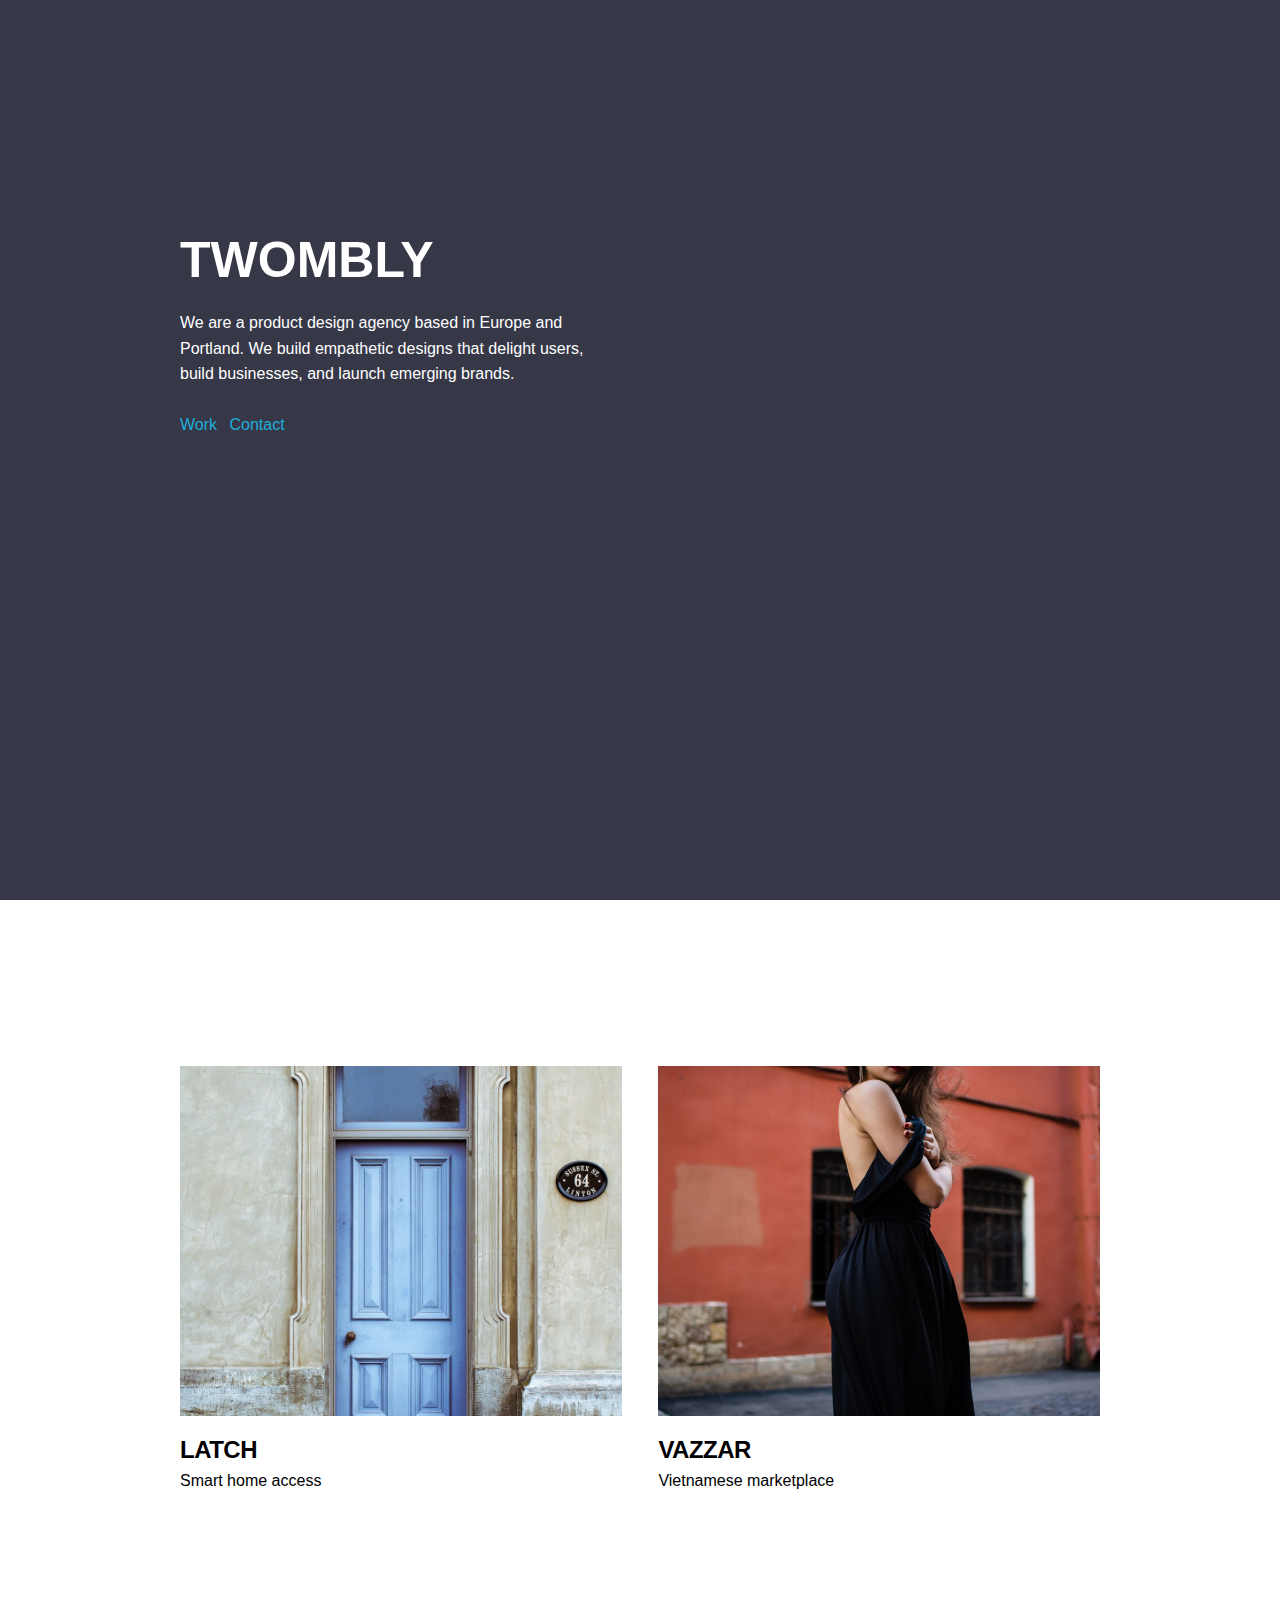
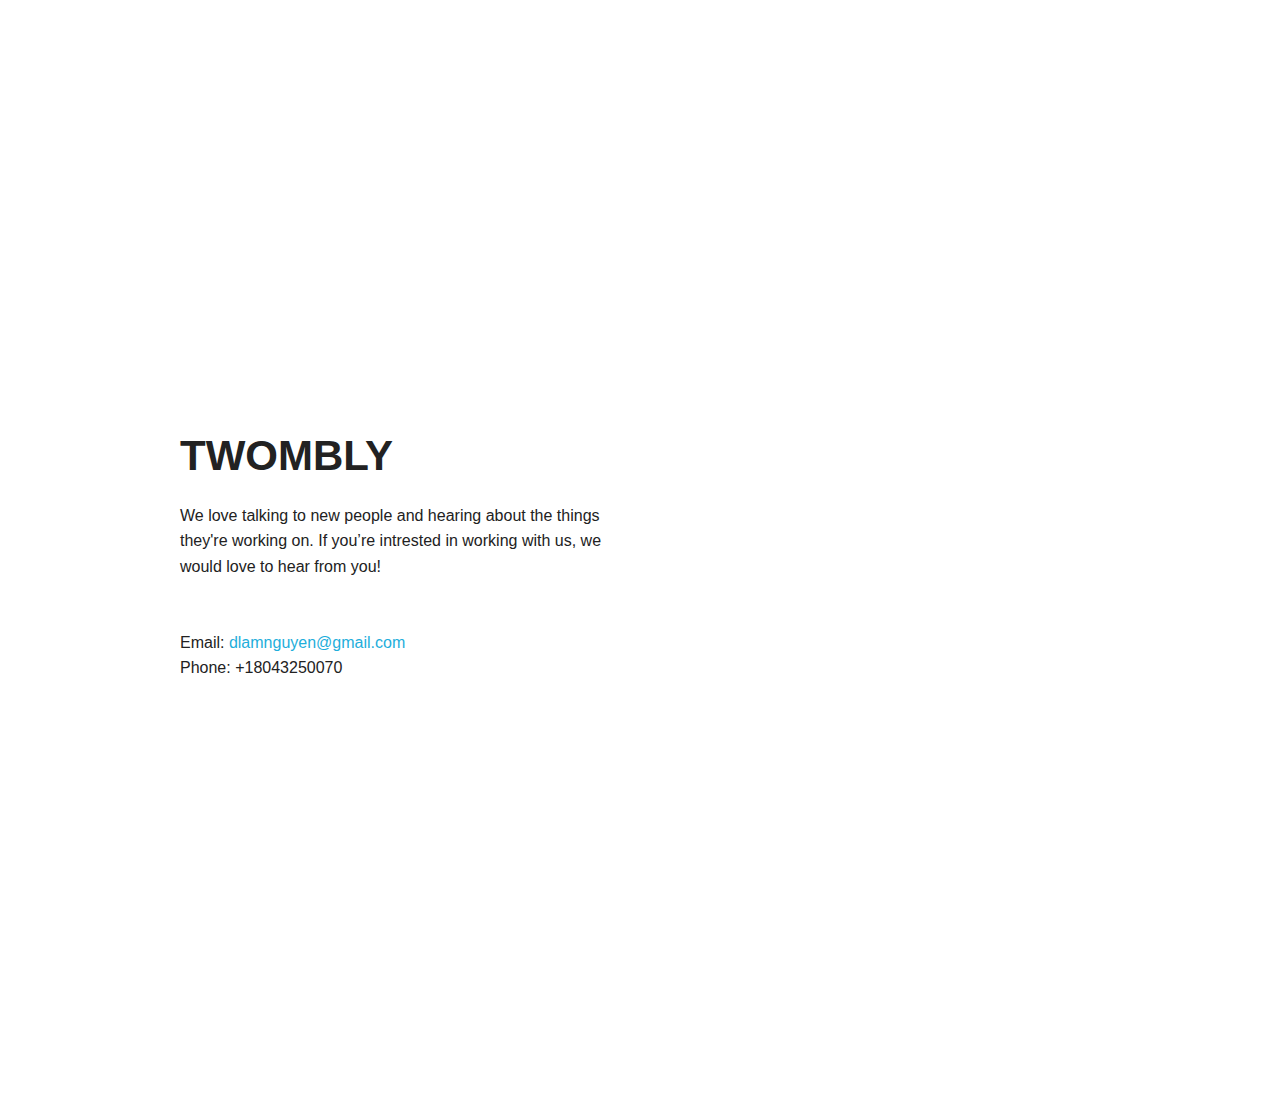
<file: index.html>
<!DOCTYPE html>
<html lang="en">
<head>

  <!-- Basic Page Needs
  –––––––––––––––––––––––––––––––––––––––––––––––––– -->
  <meta charset="utf-8">
  <title>Twombly</title>
  <meta name="description" content="">
  <meta name="author" content="">

  <!-- Mobile Specific Metas
  –––––––––––––––––––––––––––––––––––––––––––––––––– -->
  <meta name="viewport" content="width=device-width, initial-scale=1">

  <!-- FONT
  –––––––––––––––––––––––––––––––––––––––––––––––––– -->

  <!-- CSS
  –––––––––––––––––––––––––––––––––––––––––––––––––– -->
  <link rel="stylesheet" href="css/normalize.css">
  <link rel="stylesheet" href="css/skeleton.css">

  <!-- Favicon
  –––––––––––––––––––––––––––––––––––––––––––––––––– -->
  <link rel="icon" type="image/png" href="images/favicon.png">
  <script type="text/javascript" src="//fast.fonts.net/jsapi/75adbc02-f37f-4e9c-960f-9e6158d065dd.js"></script>

  <script src="https://ajax.googleapis.com/ajax/libs/jquery/1.11.1/jquery.min.js"></script>
  <link href="./js/fullpage/jquery.fullPage.css">
  <script src="./js/fullpage/jquery.fullPage.js"></script>
</head>
<body>
<style>
  html,body {
    height: 100%;
  }
  .row {
    position: relative;
    width: 100%;
    max-width: 960px;
    margin: 0 auto;
    padding: 0 20px;
    box-sizing: border-box;
  }
  .page-container {
    position: relative;
    height: 100%;
  }
  .section {
    height: 100%;
    width: 100vw;
    z-index: -1;
  }
  .bg-dark {
    background-color: #363747;
  }
  .bg-light {
    background-color: #fff;
  }
  .bg-dark h4,
  .bg-dark p {
    color: white;
  }
  .image-wrapper {
    height: 350px;
  }
  .headline-wrapper {
    padding-top:16px;
  }
  .headline-wrapper h5 {
    margin:0;
  }
  #work a {
    color:black;
    text-decoration:none;
  }
  #work a:hover {
    color: #1EAEDB;
  }
  #home a,
  #contact a {
    text-decoration: none;
    font-weight: 200;
    margin-bottom:2px;
  }
  #home a:hover,
  #contact a:hover {
    border-bottom: 2px solid #1EAEDB;
  }
</style>
  <!-- Primary Page Layout
  –––––––––––––––––––––––––––––––––––––––––––––––––– -->
  <div class="page-container" id="fullpage">
    <div id="home" class="section bg-dark" data-anchor="home-home">
      <div class="row">
        <div class="one-half column" style="margin-top: 25%; color: white;">
          <h1>twombly</h1>
          <p>We are a product design agency based in Europe and Portland. We build empathetic designs that delight users, build businesses, and launch emerging brands.</p>
          <div class="navigation-bar">
            <a class="text-seafoam" href="#work">Work</a>

            <a class="text-skyblue" href="#contact" style="margin-left:8px;">Contact</a>
          </div>
        </div>
      </div>
    </div>
    <div id="work" data-anchor="work-work" class="section bg-light">
      <div class="row">
        <div class="one-half column" style="margin-top: 18%; margin-left:0;">
          <a href="https://einfalles.github.io/twombly/latch">
          <div class="image-wrapper" style="background-image: url(./images/work-latch.jpeg); background-size:cover; background-position: center center;">
          </div>
          <div class="headline-wrapper">
            <h5>Latch</h5>
            <p>Smart home access</p>
          </div>
          </a>
        </div>
        <div class="one-half column" style="margin-top: 18%">
          <a href="https://einfalles.github.io/twombly/vazzar" >
          <div class="image-wrapper" style="background-image: url(./images/work-vazzar.jpeg); background-size:cover; background-position: center center;">
          </div>
          <div class="headline-wrapper">
            <h5>Vazzar</h5>
            <p>Vietnamese marketplace</p>
          </div>
          </a>
        </div>
      </div>
    </div>

    <div id="contact" data-anchor="contact-contact" class="section bg-light">
      <div class="row">
        <div class="one-half column" style="margin-top: 25%">
          <h2>twombly</h2>
          <p>We love talking to new people and hearing about the things they're working on. If you’re intrested in working with us, we would love to hear from you!</p>
          <br>
          <span>Email: <a href="mailto:dlamnguyen@gmail.com">dlamnguyen@gmail.com</a></span>
          <br>
          <span>Phone: +18043250070</span>
        </div>
      </div>
    </div>

  </div>
<script>
$(document).ready(function() {
    // $('#fullpage').fullpage({
    //
    //     anchors:['home-home','work-work', 'contact-contact'],
    //     css3: true,
    //     scrollingSpeed: 1000,
    //     autoScrolling: true,
    //     fitToSection: true,
    //     fitToSectionDelay: 800,
    //     scrollBar: false,
    //     easing: 'easeInOutCubic',
    //     easingcss3: 'ease',
    //     loopBottom: false,
    //     loopTop: false,
    //     loopHorizontal: true,
    //     continuousVertical: false,
    //     continuousHorizontal: false,
    //     scrollHorizontally: false,
    //     interlockedSlides: false,
    //     resetSliders: false,
    //     fadingEffect: false,
    //     scrollOverflow: false,
    //     scrollOverflowOptions: null,
    //     touchSensitivity: 100,
    //     normalScrollElementTouchThreshold: 5,
    //     bigSectionsDestination: null,
    //
    //
    //     keyboardScrolling: true,
    //     animateAnchor: true,
    //     recordHistory: true,
    //
    //
    //     controlArrows: true,
    //     verticalCentered: true,
    //
    //
    //
    //     sectionSelector: '.section',
    //     slideSelector: '.slide',
    //
    //
    //     onLeave: function(index, nextIndex, direction){},
    //     afterLoad: function(anchorLink, index){},
    //     afterRender: function(){},
    //     afterResize: function(){},
    //     afterResponsive: function(isResponsive){},
    //     afterSlideLoad: function(anchorLink, index, slideAnchor, slideIndex){},
    //     onSlideLeave: function(anchorLink, index, slideIndex, direction, nextSlideIndex){}
    // });
});
</script>
<!-- End Document
  –––––––––––––––––––––––––––––––––––––––––––––––––– -->
</body>
</html>
</file>
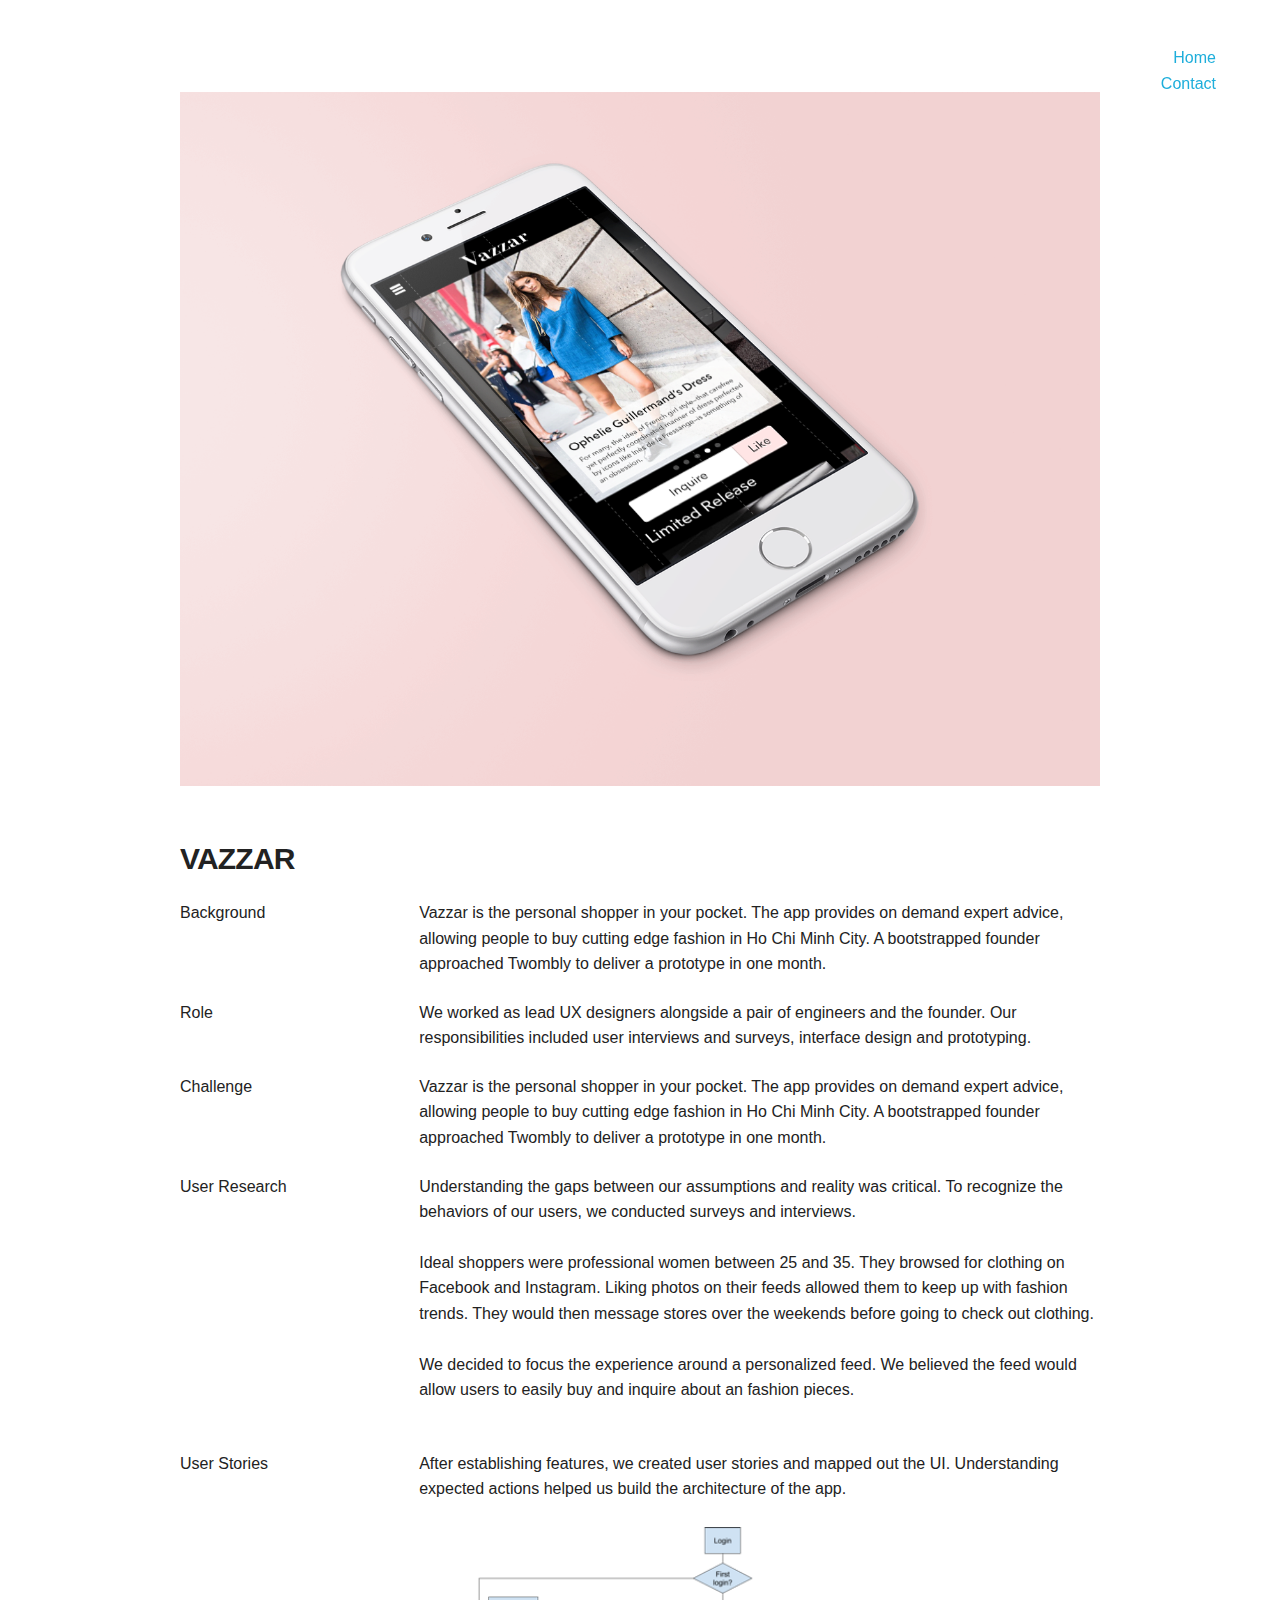
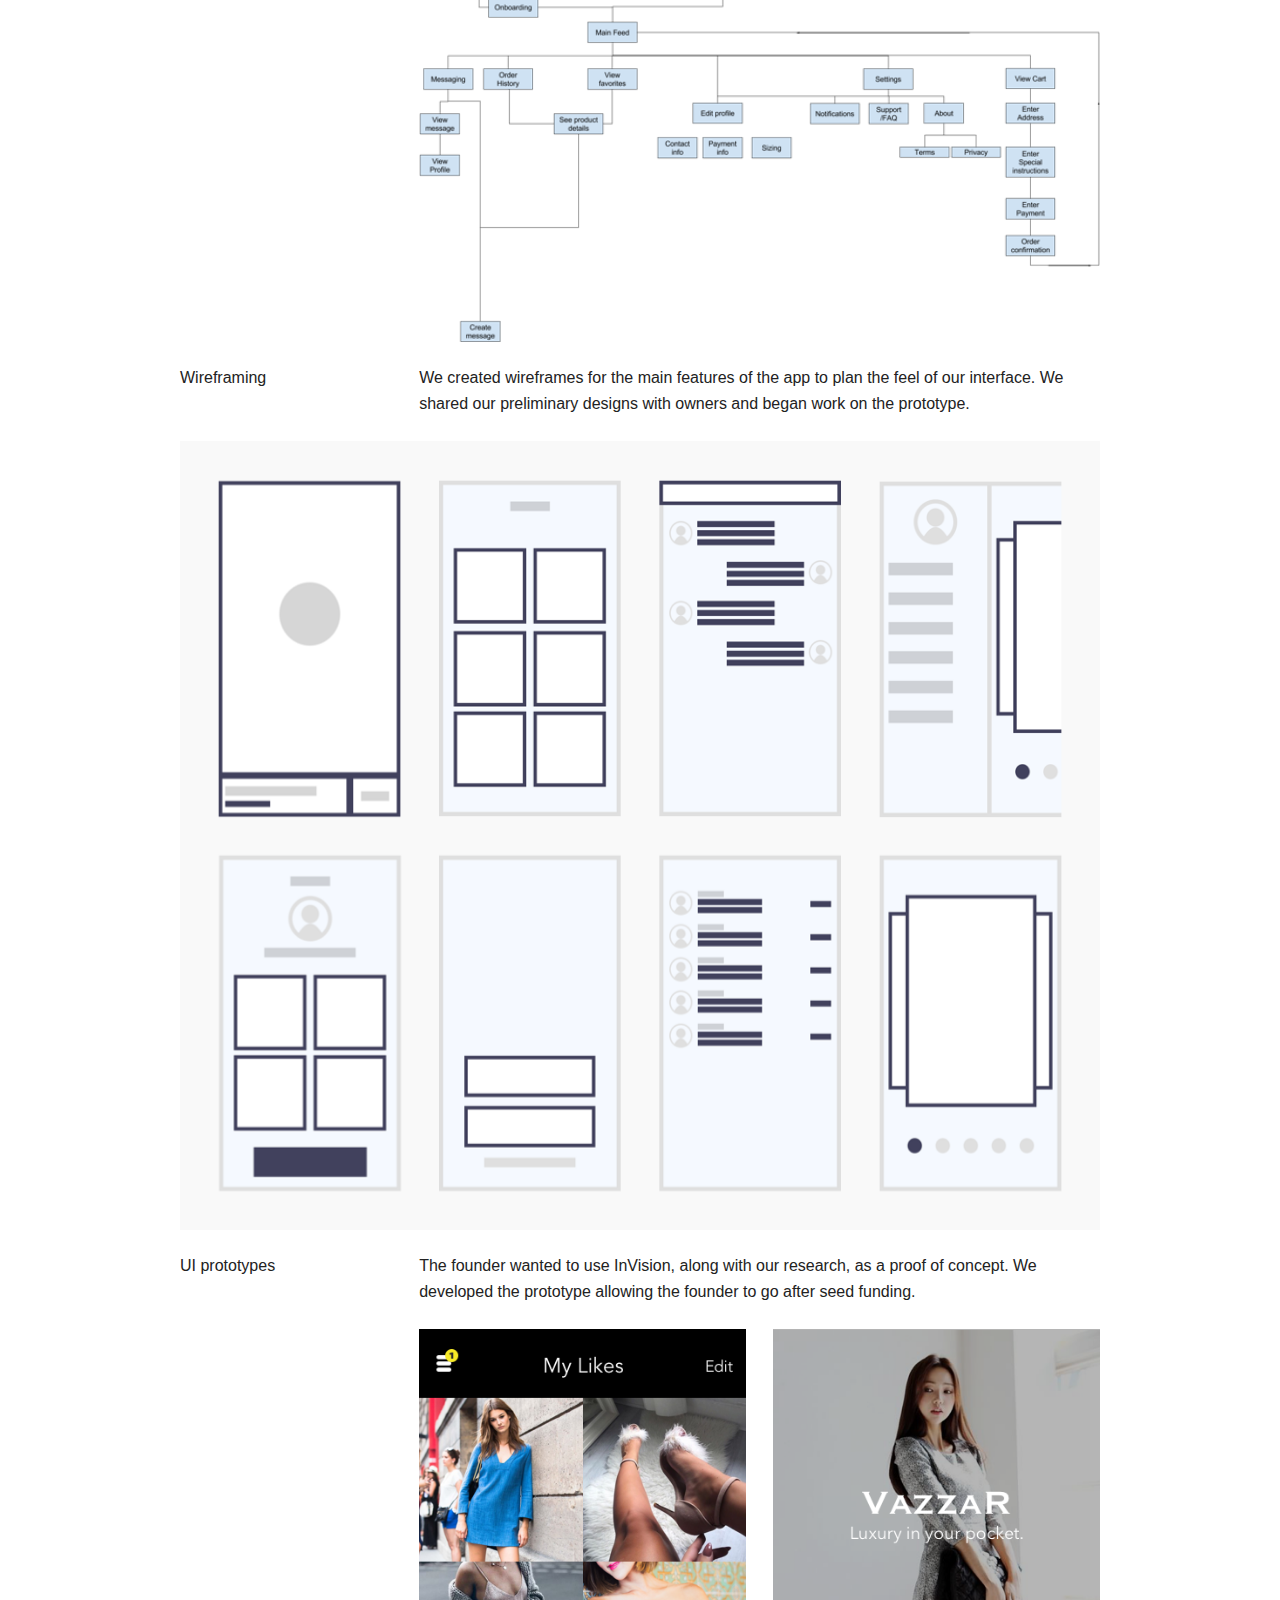
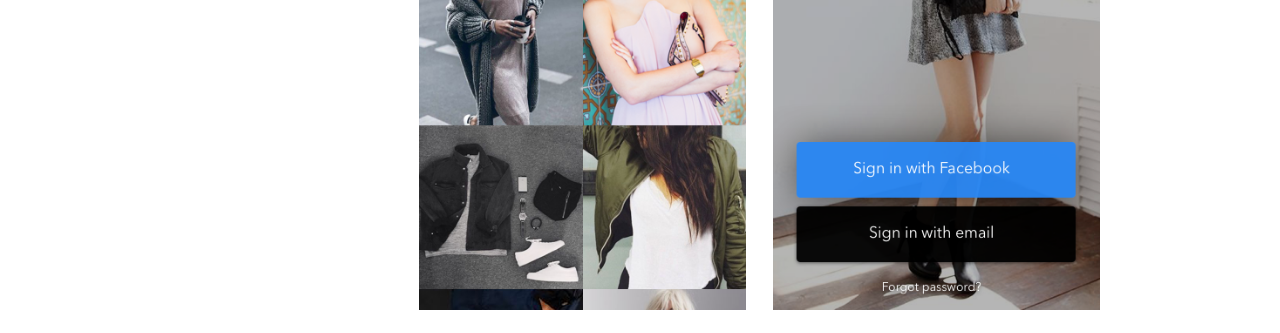
<file: vazzar/index.html>
<!DOCTYPE html>
<html lang="en">
<head>

  <!-- Basic Page Needs
  –––––––––––––––––––––––––––––––––––––––––––––––––– -->
  <meta charset="utf-8">
  <title>Twombly | Vazzr</title>
  <meta name="description" content="">
  <meta name="author" content="">

  <!-- Mobile Specific Metas
  –––––––––––––––––––––––––––––––––––––––––––––––––– -->
  <meta name="viewport" content="width=device-width, initial-scale=1">

  <!-- FONT
  –––––––––––––––––––––––––––––––––––––––––––––––––– -->

  <!-- CSS
  –––––––––––––––––––––––––––––––––––––––––––––––––– -->
  <link rel="stylesheet" href="../css/normalize.css">
  <link rel="stylesheet" href="../css/skeleton.css">

  <!-- Favicon
  –––––––––––––––––––––––––––––––––––––––––––––––––– -->
  <link rel="icon" type="image/png" href="../images/favicon.png">
  <script type="text/javascript" src="//fast.fonts.net/jsapi/75adbc02-f37f-4e9c-960f-9e6158d065dd.js"></script>

  <script src="https://ajax.googleapis.com/ajax/libs/jquery/1.11.1/jquery.min.js"></script>
</head>
<body>
<style>
  html,body {
    height: 100%;
  }
  .row {
    position: relative;
    width: 100%;
    max-width: 960px;
    margin: 0 auto;
    padding: 0 20px;
    box-sizing: border-box;
  }
  .page-container {
    position: relative;
    height: 100%;
  }
  .section {
    height: 100%;
    width: 100vw;
    z-index: -1;
  }
  .bg-dark {
    background-color: #363747;
  }
  .bg-light {
    background-color: #fff;
  }
  .bg-dark h4,
  .bg-dark p {
    color: white;
  }
  .image-wrapper {
    height: 350px;
  }
  .headline-wrapper {
    padding-top:16px;
  }
  .case-hero-image-wrapper {
    width: 100%;
    overflow:hidden;
  }
  .headline-wrapper h5 {
    margin:0;
  }
  .case-navigation a {
    text-decoration: none;
    font-weight: 200;
    margin-bottom:2px;
  }
  .case-navigation a:hover {
    border-bottom: 2px solid #1EAEDB;
  }
</style>
  <!-- Primary Page Layout
  –––––––––––––––––––––––––––––––––––––––––––––––––– -->
  <div class="page-container" id="fullpage">
    <div class="case-navigation" style="    position: fixed;text-align: right;right: 5%;top: 5%;z-index:999;">
      <a href="https://einfalles.github.io/twombly">Home</a>
      <br>
      <a href="mailto:dlamnguyen@gmail.com">Contact</a>
    </div>
    <div class="section">
      <div class="row">
        <div class="twelve column" >
          <div class="case-hero-image-wrapper" style="margin-top: 10%;margin-bottom:5%;">
            <img src="./vazzar-hero.png"/ style="width:100%;">
          </div>
          <h4>Vazzar</h4>
          <div class="row" style="padding:0;margin-bottom:2.5%;">
            <div class="three columns">Background</div>
            <div class="nine columns">Vazzar is the personal shopper in your pocket. The app provides on demand expert advice, allowing people to buy cutting edge fashion in Ho Chi Minh City. A bootstrapped founder approached Twombly to deliver a prototype in one month.</div>
          </div>
          <div class="row" style="padding:0;margin-bottom:2.5%;">
            <div class="three columns">Role</div>
            <div class="nine columns">
              We worked as lead UX designers alongside a pair of engineers and the founder. Our responsibilities included user interviews and surveys, interface design and prototyping.
            </div>
          </div>
          <div class="row" style="padding:0;margin-bottom:2.5%;">
            <div class="three columns">Challenge</div>
            <div class="nine columns">Vazzar is the personal shopper in your pocket. The app provides on demand expert advice, allowing people to buy cutting edge fashion in Ho Chi Minh City. A bootstrapped founder approached Twombly to deliver a prototype in one month.</div>
          </div>
          <div class="row" style="padding:0;margin-bottom:2.5%;">
            <div class="three columns">User Research</div>
            <div class="nine columns">
              <p>Understanding the gaps between our assumptions and reality was critical. To recognize the behaviors of our users, we conducted surveys and interviews.</p>
              <p>Ideal shoppers were professional women between 25 and 35. They browsed for clothing on Facebook and Instagram. Liking photos on their feeds allowed them to keep up with fashion trends. They would then message stores over the weekends before going to check out clothing.</p>
              <p>We decided to focus the experience around a personalized feed. We believed the feed would allow users to easily buy and inquire about an fashion pieces.</p>
            </div>
          </div>
          <div class="row" style="padding:0;margin-bottom:2.5%;">
            <div class="three columns">User Stories</div>
            <div class="nine columns">
              <p>After establishing features, we created user stories and mapped out the UI. Understanding expected actions helped us build the architecture of the app.</p>
              <img class="twelve columns" src="doc.png"/>
            </div>
          </div>
          <div class="row" style="padding:0;margin-bottom:2.5%;">
            <div class="three columns">Wireframing</div>
            <div class="nine columns">
              <p>We created wireframes for the main features of the app to plan the feel of our interface. We shared our preliminary designs with owners and began work on the prototype.</p>

            </div>
            <img class="twelve columns" src="wireframe.png"/>
          </div>
          <div class="row" style="padding:0;margin-bottom:2.5%;">
            <div class="three columns">UI prototypes</div>
            <div class="nine columns">
              <p>The founder wanted to use InVision, along with our research, as a proof of concept. We developed the prototype allowing the founder to go after seed funding.</p>
              <img class="one-half column" style="margin-left:0;" src="ui-1.png"/>
              <img class="one-half column" src="ui-2.png"/>
            </div>
          </div>
        </div>
      </div>
    </div>

</div>
<!-- End Document
  –––––––––––––––––––––––––––––––––––––––––––––––––– -->
</body>
</html>
</file>
<file: css/skeleton.css>
/*
* Skeleton V2.0.4
* Copyright 2014, Dave Gamache
* www.getskeleton.com
* Free to use under the MIT license.
* http://www.opensource.org/licenses/mit-license.php
* 12/29/2014
*/


/* Table of contents
––––––––––––––––––––––––––––––––––––––––––––––––––
- Grid
- Base Styles
- Typography
- Links
- Buttons
- Forms
- Lists
- Code
- Tables
- Spacing
- Utilities
- Clearing
- Media Queries
*/


/* Grid
–––––––––––––––––––––––––––––––––––––––––––––––––– */
.container {
  position: relative;
  width: 100%;
  max-width: 960px;
  margin: 0 auto;
  padding: 0 20px;
  box-sizing: border-box; }
.column,
.columns {
  width: 100%;
  float: left;
  box-sizing: border-box; }

/* For devices larger than 400px */
@media (min-width: 400px) {
  .container {
    width: 85%;
    padding: 0; }
}

/* For devices larger than 550px */
@media (min-width: 550px) {
  .container {
    width: 80%; }
  .column,
  .columns {
    margin-left: 4%; }
  .column:first-child,
  .columns:first-child {
    margin-left: 0; }

  .one.column,
  .one.columns                    { width: 4.66666666667%; }
  .two.columns                    { width: 13.3333333333%; }
  .three.columns                  { width: 22%;            }
  .four.columns                   { width: 30.6666666667%; }
  .five.columns                   { width: 39.3333333333%; }
  .six.columns                    { width: 48%;            }
  .seven.columns                  { width: 56.6666666667%; }
  .eight.columns                  { width: 65.3333333333%; }
  .nine.columns                   { width: 74.0%;          }
  .ten.columns                    { width: 82.6666666667%; }
  .eleven.columns                 { width: 91.3333333333%; }
  .twelve.columns                 { width: 100%; margin-left: 0; }

  .one-third.column               { width: 30.6666666667%; }
  .two-thirds.column              { width: 65.3333333333%; }

  .one-half.column                { width: 48%; }

  /* Offsets */
  .offset-by-one.column,
  .offset-by-one.columns          { margin-left: 8.66666666667%; }
  .offset-by-two.column,
  .offset-by-two.columns          { margin-left: 17.3333333333%; }
  .offset-by-three.column,
  .offset-by-three.columns        { margin-left: 26%;            }
  .offset-by-four.column,
  .offset-by-four.columns         { margin-left: 34.6666666667%; }
  .offset-by-five.column,
  .offset-by-five.columns         { margin-left: 43.3333333333%; }
  .offset-by-six.column,
  .offset-by-six.columns          { margin-left: 52%;            }
  .offset-by-seven.column,
  .offset-by-seven.columns        { margin-left: 60.6666666667%; }
  .offset-by-eight.column,
  .offset-by-eight.columns        { margin-left: 69.3333333333%; }
  .offset-by-nine.column,
  .offset-by-nine.columns         { margin-left: 78.0%;          }
  .offset-by-ten.column,
  .offset-by-ten.columns          { margin-left: 86.6666666667%; }
  .offset-by-eleven.column,
  .offset-by-eleven.columns       { margin-left: 95.3333333333%; }

  .offset-by-one-third.column,
  .offset-by-one-third.columns    { margin-left: 34.6666666667%; }
  .offset-by-two-thirds.column,
  .offset-by-two-thirds.columns   { margin-left: 69.3333333333%; }

  .offset-by-one-half.column,
  .offset-by-one-half.columns     { margin-left: 52%; }

}


/* Base Styles
–––––––––––––––––––––––––––––––––––––––––––––––––– */
/* NOTE
html is set to 62.5% so that all the REM measurements throughout Skeleton
are based on 10px sizing. So basically 1.5rem = 15px :) */
html {
  font-size: 62.5%; }
body {
  font-size: 1.6rem; /* currently ems cause chrome bug misinterpreting rems on body element */
  line-height: 1.6;
  font-weight: 100;
  font-family: "Univers W01", "Helvetica Neue", Helvetica, Arial, sans-serif;
  color: #222; }


/* Typography
–––––––––––––––––––––––––––––––––––––––––––––––––– */
h1, h2, h3, h4, h5, h6 {
  margin-top: 0;
  margin-bottom: 2rem;
  text-transform: uppercase;
  font-weight: 600; }
h1 { font-size: 4.0rem; line-height: 1.2;}
h2 { font-size: 3.6rem; line-height: 1.25; }
h3 { font-size: 3.0rem; line-height: 1.3;  letter-spacing: -.1rem; }
h4 { font-size: 2.4rem; line-height: 1.35; letter-spacing: -.08rem; }
h5 { font-size: 1.8rem; line-height: 1.5;  letter-spacing: -.05rem; }
h6 { font-size: 1.5rem; line-height: 1.6;  letter-spacing: 0; }

/* Larger than phablet */
@media (min-width: 550px) {
  h1 { font-size: 5.0rem; }
  h2 { font-size: 4.2rem; }
  h3 { font-size: 3.6rem; }
  h4 { font-size: 3.0rem; }
  h5 { font-size: 2.4rem; }
  h6 { font-size: 1.5rem; }
}

p {
  margin-top: 0; }


/* Links
–––––––––––––––––––––––––––––––––––––––––––––––––– */
a {
  color: #1EAEDB; }
a:hover {
  color: #0FA0CE; }


/* Buttons
–––––––––––––––––––––––––––––––––––––––––––––––––– */
.button,
button,
input[type="submit"],
input[type="reset"],
input[type="button"] {
  display: inline-block;
  height: 38px;
  padding: 0 30px;
  color: #555;
  text-align: center;
  font-size: 11px;
  font-weight: 600;
  line-height: 38px;
  letter-spacing: .1rem;
  text-transform: uppercase;
  text-decoration: none;
  white-space: nowrap;
  background-color: transparent;
  border-radius: 4px;
  border: 1px solid #bbb;
  cursor: pointer;
  box-sizing: border-box; }
.button:hover,
button:hover,
input[type="submit"]:hover,
input[type="reset"]:hover,
input[type="button"]:hover,
.button:focus,
button:focus,
input[type="submit"]:focus,
input[type="reset"]:focus,
input[type="button"]:focus {
  color: #333;
  border-color: #888;
  outline: 0; }
.button.button-primary,
button.button-primary,
input[type="submit"].button-primary,
input[type="reset"].button-primary,
input[type="button"].button-primary {
  color: #FFF;
  background-color: #33C3F0;
  border-color: #33C3F0; }
.button.button-primary:hover,
button.button-primary:hover,
input[type="submit"].button-primary:hover,
input[type="reset"].button-primary:hover,
input[type="button"].button-primary:hover,
.button.button-primary:focus,
button.button-primary:focus,
input[type="submit"].button-primary:focus,
input[type="reset"].button-primary:focus,
input[type="button"].button-primary:focus {
  color: #FFF;
  background-color: #1EAEDB;
  border-color: #1EAEDB; }


/* Forms
–––––––––––––––––––––––––––––––––––––––––––––––––– */
input[type="email"],
input[type="number"],
input[type="search"],
input[type="text"],
input[type="tel"],
input[type="url"],
input[type="password"],
textarea,
select {
  height: 38px;
  padding: 6px 10px; /* The 6px vertically centers text on FF, ignored by Webkit */
  background-color: #fff;
  border: 1px solid #D1D1D1;
  border-radius: 4px;
  box-shadow: none;
  box-sizing: border-box; }
/* Removes awkward default styles on some inputs for iOS */
input[type="email"],
input[type="number"],
input[type="search"],
input[type="text"],
input[type="tel"],
input[type="url"],
input[type="password"],
textarea {
  -webkit-appearance: none;
     -moz-appearance: none;
          appearance: none; }
textarea {
  min-height: 65px;
  padding-top: 6px;
  padding-bottom: 6px; }
input[type="email"]:focus,
input[type="number"]:focus,
input[type="search"]:focus,
input[type="text"]:focus,
input[type="tel"]:focus,
input[type="url"]:focus,
input[type="password"]:focus,
textarea:focus,
select:focus {
  border: 1px solid #33C3F0;
  outline: 0; }
label,
legend {
  display: block;
  margin-bottom: .5rem;
  font-weight: 600; }
fieldset {
  padding: 0;
  border-width: 0; }
input[type="checkbox"],
input[type="radio"] {
  display: inline; }
label > .label-body {
  display: inline-block;
  margin-left: .5rem;
  font-weight: normal; }


/* Lists
–––––––––––––––––––––––––––––––––––––––––––––––––– */
ul {
  list-style: circle inside; }
ol {
  list-style: decimal inside; }
ol, ul {
  padding-left: 0;
  margin-top: 0; }
ul ul,
ul ol,
ol ol,
ol ul {
  margin: 1.5rem 0 1.5rem 3rem;
  font-size: 90%; }
li {
  margin-bottom: 1rem; }


/* Code
–––––––––––––––––––––––––––––––––––––––––––––––––– */
code {
  padding: .2rem .5rem;
  margin: 0 .2rem;
  font-size: 90%;
  white-space: nowrap;
  background: #F1F1F1;
  border: 1px solid #E1E1E1;
  border-radius: 4px; }
pre > code {
  display: block;
  padding: 1rem 1.5rem;
  white-space: pre; }


/* Tables
–––––––––––––––––––––––––––––––––––––––––––––––––– */
th,
td {
  padding: 12px 15px;
  text-align: left;
  border-bottom: 1px solid #E1E1E1; }
th:first-child,
td:first-child {
  padding-left: 0; }
th:last-child,
td:last-child {
  padding-right: 0; }


/* Spacing
–––––––––––––––––––––––––––––––––––––––––––––––––– */
button,
.button {
  margin-bottom: 1rem; }
input,
textarea,
select,
fieldset {
  margin-bottom: 1.5rem; }
pre,
blockquote,
dl,
figure,
table,
p,
ul,
ol,
form {
  margin-bottom: 2.5rem; }


/* Utilities
–––––––––––––––––––––––––––––––––––––––––––––––––– */
.u-full-width {
  width: 100%;
  box-sizing: border-box; }
.u-max-full-width {
  max-width: 100%;
  box-sizing: border-box; }
.u-pull-right {
  float: right; }
.u-pull-left {
  float: left; }


/* Misc
–––––––––––––––––––––––––––––––––––––––––––––––––– */
hr {
  margin-top: 3rem;
  margin-bottom: 3.5rem;
  border-width: 0;
  border-top: 1px solid #E1E1E1; }


/* Clearing
–––––––––––––––––––––––––––––––––––––––––––––––––– */

/* Self Clearing Goodness */
.container:after,
.row:after,
.u-cf {
  content: "";
  display: table;
  clear: both; }


/* Media Queries
–––––––––––––––––––––––––––––––––––––––––––––––––– */
/*
Note: The best way to structure the use of media queries is to create the queries
near the relevant code. For example, if you wanted to change the styles for buttons
on small devices, paste the mobile query code up in the buttons section and style it
there.
*/


/* Larger than mobile */
@media (min-width: 400px) {}

/* Larger than phablet (also point when grid becomes active) */
@media (min-width: 550px) {}

/* Larger than tablet */
@media (min-width: 750px) {}

/* Larger than desktop */
@media (min-width: 1000px) {}

/* Larger than Desktop HD */
@media (min-width: 1200px) {}
</file>
